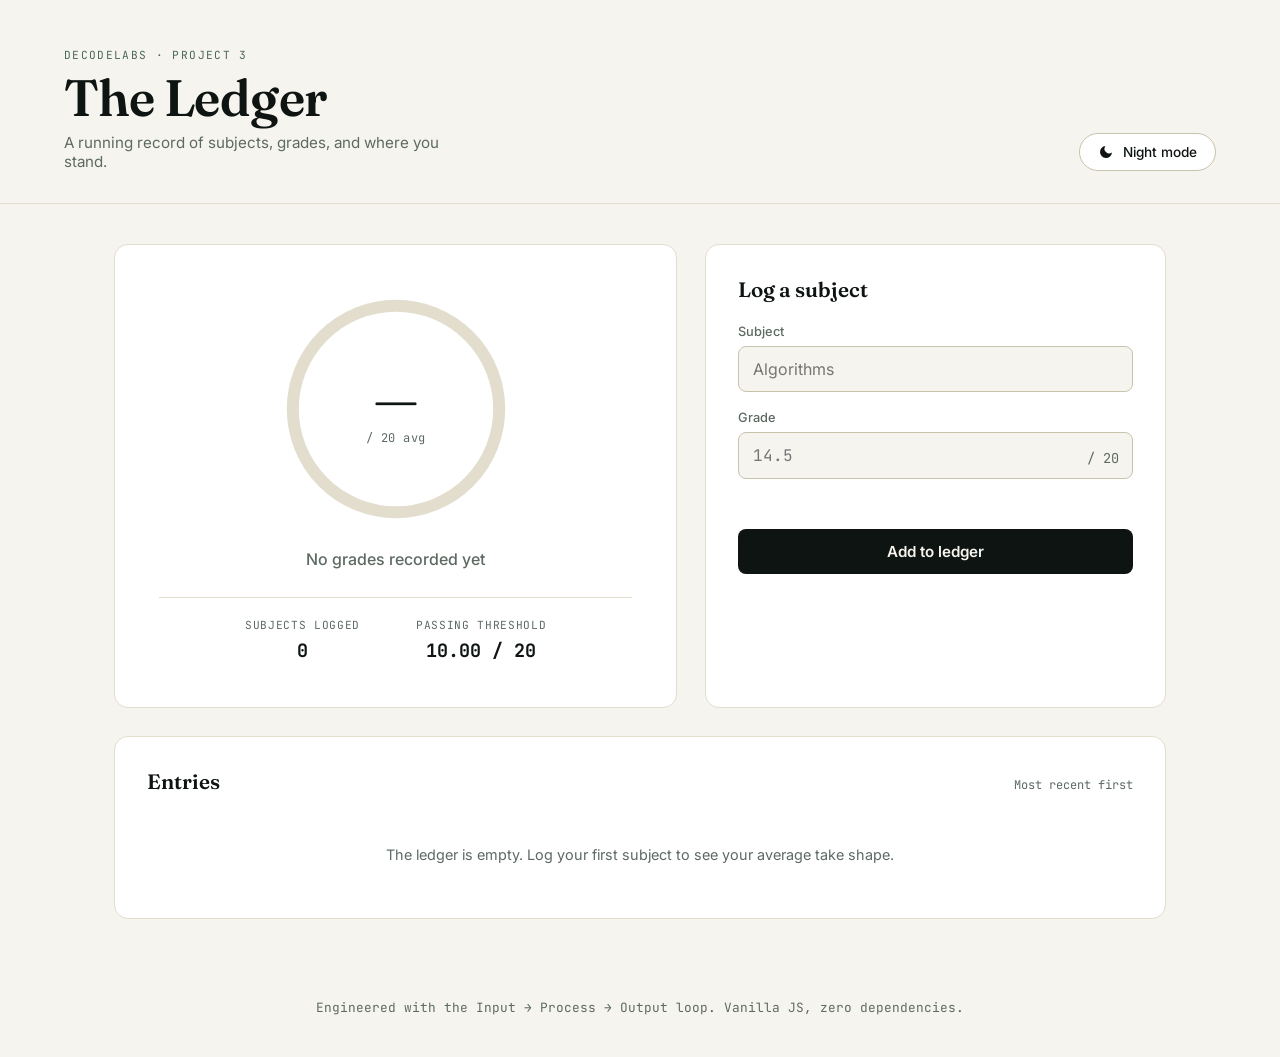
<file: index.html>
<!DOCTYPE html>
<html lang="en">
<head>
  <meta charset="UTF-8" />
  <meta name="viewport" content="width=device-width, initial-scale=1.0" />
  <title>Student Progress Dashboard — Track grades and averages in real time</title>
  <meta name="description" content="A real-time student progress dashboard. Add subjects and grades, watch your overall average update instantly, and see at a glance which subjects are passing or failing." />
  <meta name="theme-color" content="#F6F4EE" />
  <link rel="canonical" href="https://example.com/student-dashboard/" />

  <!-- Open Graph / social preview -->
  <meta property="og:title" content="Student Progress Dashboard" />
  <meta property="og:description" content="Track subject grades and your live average in one place." />
  <meta property="og:type" content="website" />

  <link rel="preconnect" href="https://fonts.googleapis.com" />
  <link rel="preconnect" href="https://fonts.gstatic.com" crossorigin />
  <link href="https://fonts.googleapis.com/css2?family=Fraunces:opsz,wght@9..144,400;9..144,600;9..144,700&family=Inter:wght@400;500;600&family=JetBrains+Mono:wght@500;700&display=swap" rel="stylesheet" />

  <link rel="stylesheet" href="style.css" />
</head>
<body>

  <a class="skip-link" href="#add-subject-heading">Skip to add subject form</a>

  <header class="dashboard-header">
    <div class="dashboard-header__brand">
      <span class="dashboard-header__eyebrow">DecodeLabs &middot; Project 3</span>
      <h1 class="dashboard-header__title">The Ledger</h1>
      <p class="dashboard-header__subtitle">A running record of subjects, grades, and where you stand.</p>
    </div>

    <!-- js- hook: behavior only. is- class added/removed by JS for visual state. -->
    <button type="button" class="theme-toggle js-theme-toggle" aria-pressed="false">
      <svg class="theme-toggle__icon theme-toggle__icon--moon" width="16" height="16" viewBox="0 0 24 24" fill="none" aria-hidden="true">
        <path d="M21 12.79A9 9 0 1 1 11.21 3 7 7 0 0 0 21 12.79z" fill="currentColor"/>
      </svg>
      <svg class="theme-toggle__icon theme-toggle__icon--sun" width="16" height="16" viewBox="0 0 24 24" fill="none" aria-hidden="true">
        <circle cx="12" cy="12" r="4" fill="currentColor"/>
        <path d="M12 2v2M12 20v2M4.93 4.93l1.41 1.41M17.66 17.66l1.41 1.41M2 12h2M20 12h2M4.93 19.07l1.41-1.41M17.66 6.34l1.41-1.41" stroke="currentColor" stroke-width="1.6" stroke-linecap="round"/>
      </svg>
      <span class="theme-toggle__label js-theme-label">Night mode</span>
    </button>
  </header>

  <main class="dashboard-layout">

    <!-- HERO / OUTPUT ZONE: the average is the signature element -->
    <section class="hero-panel" aria-labelledby="summary-heading">
      <h2 id="summary-heading" class="visually-hidden">Overall Average</h2>

      <div class="average-ring js-average-ring" data-fill="0">
        <svg class="average-ring__svg" viewBox="0 0 200 200" aria-hidden="true">
          <circle class="average-ring__track" cx="100" cy="100" r="86" />
          <circle class="average-ring__fill js-ring-fill" cx="100" cy="100" r="86" />
        </svg>
        <div class="average-ring__center">
          <p class="average-ring__value js-average-value">—</p>
          <p class="average-ring__unit">/ 20 avg</p>
        </div>
      </div>

      <p class="hero-panel__status js-status-label">No grades recorded yet</p>

      <dl class="hero-panel__meta">
        <div class="hero-panel__meta-item">
          <dt>Subjects logged</dt>
          <dd class="js-subject-count">0</dd>
        </div>
        <div class="hero-panel__meta-item">
          <dt>Passing threshold</dt>
          <dd>10.00 / 20</dd>
        </div>
      </dl>
    </section>

    <!-- INPUT ZONE -->
    <section class="entry-panel" aria-labelledby="add-subject-heading">
      <h2 id="add-subject-heading" class="entry-panel__title">Log a subject</h2>

      <form class="grade-form js-grade-form" novalidate>
        <div class="form-field">
          <label for="subject-name">Subject</label>
          <input
            type="text"
            id="subject-name"
            class="js-subject-input"
            placeholder="Algorithms"
            autocomplete="off"
            required
          />
        </div>

        <div class="form-field form-field--grade">
          <label for="subject-grade">Grade</label>
          <input
            type="number"
            id="subject-grade"
            class="js-grade-input"
            placeholder="14.5"
            min="0"
            max="20"
            step="0.25"
            required
          />
          <span class="form-field__suffix">/ 20</span>
        </div>

        <p class="form-error js-form-error" role="alert"></p>

        <button type="submit" class="btn btn-primary js-submit">
          Add to ledger
        </button>
      </form>
    </section>

    <!-- DYNAMIC NODE LIST -->
    <section class="list-panel" aria-labelledby="subject-list-heading">
      <div class="list-panel__header">
        <h2 id="subject-list-heading" class="list-panel__title">Entries</h2>
        <span class="list-panel__hint">Most recent first</span>
      </div>

      <ul class="subject-list js-subject-list">
        <!-- Subject <li> nodes are injected here by JavaScript. Never via innerHTML. -->
      </ul>

      <p class="empty-state js-empty-state">
        The ledger is empty. Log your first subject to see your average take shape.
      </p>
    </section>

  </main>

  <footer class="dashboard-footer">
    <p>Engineered with the Input &rarr; Process &rarr; Output loop. Vanilla JS, zero dependencies.</p>
  </footer>

  <script src="script.js"></script>
</body>
</html>
</file>
<file: style.css>
/* ============================================================================
   THE LEDGER — design tokens
   ============================================================================ */
:root {
  --color-bg: #f6f4ee;
  --color-surface: #ffffff;
  --color-ink: #0e1411;
  --color-ink-muted: #5c6a62;
  --color-border: #e2ddcd;
  --color-border-strong: #c9c2ac;

  --color-moss: #4a6657;
  --color-moss-soft: #e3e9e2;
  --color-clay: #b5562e;
  --color-clay-soft: #f4e3da;
  --color-brass: #c9a227;

  --font-display: 'Fraunces', Georgia, serif;
  --font-body: 'Inter', -apple-system, BlinkMacSystemFont, sans-serif;
  --font-mono: 'JetBrains Mono', 'SFMono-Regular', Consolas, monospace;

  --radius-sm: 8px;
  --radius-md: 14px;
  --radius-pill: 999px;

  --ease: cubic-bezier(0.22, 1, 0.36, 1);
  --t-fast: 160ms var(--ease);
  --t-base: 320ms var(--ease);
  --t-slow: 700ms var(--ease);
}

body.is-dark-mode {
  --color-bg: #11140f;
  --color-surface: #191d16;
  --color-ink: #f1efe6;
  --color-ink-muted: #8c9686;
  --color-border: #2a2f24;
  --color-border-strong: #3c4233;

  --color-moss: #8fbf9f;
  --color-moss-soft: #1f2c22;
  --color-clay: #e0916b;
  --color-clay-soft: #2c2018;
  --color-brass: #e0bf5c;
}

/* ============================================================================
   RESET / BASE
   ============================================================================ */
* { box-sizing: border-box; }

@media (prefers-reduced-motion: reduce) {
  *, *::before, *::after {
    animation-duration: 0.001ms !important;
    transition-duration: 0.001ms !important;
  }
}

body {
  margin: 0;
  background-color: var(--color-bg);
  color: var(--color-ink);
  font-family: var(--font-body);
  -webkit-font-smoothing: antialiased;
  transition: background-color var(--t-base), color var(--t-base);
}

h1, h2 { margin: 0; }
ul, dl { margin: 0; padding: 0; }

.visually-hidden {
  position: absolute;
  width: 1px; height: 1px;
  overflow: hidden;
  clip: rect(0 0 0 0);
}

.skip-link {
  position: absolute;
  left: -9999px;
  top: 0;
  background: var(--color-ink);
  color: var(--color-bg);
  padding: 10px 16px;
  z-index: 100;
  border-radius: var(--radius-sm);
}
.skip-link:focus {
  left: 16px;
  top: 16px;
}

:focus-visible {
  outline: 2px solid var(--color-brass);
  outline-offset: 2px;
}

/* ============================================================================
   LAYOUT
   ============================================================================ */
.dashboard-header {
  display: flex;
  align-items: flex-end;
  justify-content: space-between;
  gap: 24px;
  padding: 48px clamp(20px, 5vw, 64px) 32px;
  border-bottom: 1px solid var(--color-border);
}

.dashboard-header__eyebrow {
  display: block;
  font-family: var(--font-mono);
  font-size: 0.7rem;
  letter-spacing: 0.12em;
  text-transform: uppercase;
  color: var(--color-moss);
  margin-bottom: 10px;
}

.dashboard-header__title {
  font-family: var(--font-display);
  font-weight: 600;
  font-size: clamp(2.2rem, 4vw, 3.2rem);
  letter-spacing: -0.01em;
  line-height: 1;
}

.dashboard-header__subtitle {
  margin: 10px 0 0;
  color: var(--color-ink-muted);
  font-size: 0.95rem;
  max-width: 38ch;
}

.dashboard-layout {
  display: grid;
  grid-template-columns: 1.1fr 0.9fr;
  grid-template-areas:
    "hero entry"
    "list list";
  gap: 28px;
  padding: 40px clamp(20px, 5vw, 64px);
  max-width: 1180px;
  margin: 0 auto;
}

.hero-panel  { grid-area: hero; }
.entry-panel { grid-area: entry; }
.list-panel  { grid-area: list; }

@media (max-width: 860px) {
  .dashboard-layout {
    grid-template-columns: 1fr;
    grid-template-areas:
      "hero"
      "entry"
      "list";
  }
  .dashboard-header {
    flex-direction: column;
    align-items: flex-start;
    gap: 20px;
  }
}

.dashboard-footer {
  text-align: center;
  padding: 28px;
  color: var(--color-ink-muted);
  font-size: 0.8rem;
  font-family: var(--font-mono);
}

/* ============================================================================
   HERO PANEL — the signature element
   ============================================================================ */
.hero-panel {
  background-color: var(--color-surface);
  border: 1px solid var(--color-border);
  border-radius: var(--radius-md);
  padding: clamp(28px, 4vw, 44px);
  display: flex;
  flex-direction: column;
  align-items: center;
  text-align: center;
  transition: background-color var(--t-base), border-color var(--t-base);
}

.average-ring {
  position: relative;
  width: clamp(180px, 22vw, 240px);
  height: clamp(180px, 22vw, 240px);
  margin-bottom: 20px;
}

.average-ring__svg {
  width: 100%;
  height: 100%;
  transform: rotate(-90deg);
}

.average-ring__track,
.average-ring__fill {
  fill: none;
  stroke-width: 10;
  stroke-linecap: round;
}

.average-ring__track {
  stroke: var(--color-border);
}

.average-ring__fill {
  stroke: var(--color-moss);
  stroke-dasharray: 540.4; /* 2 * PI * r(86) */
  stroke-dashoffset: 540.4;
  transition: stroke-dashoffset var(--t-slow), stroke var(--t-base);
}

.average-ring.is-failing .average-ring__fill {
  stroke: var(--color-clay);
}

.average-ring__center {
  position: absolute;
  inset: 0;
  display: flex;
  flex-direction: column;
  align-items: center;
  justify-content: center;
}

.average-ring__value {
  font-family: var(--font-display);
  font-weight: 600;
  font-size: clamp(2.4rem, 5vw, 3.4rem);
  line-height: 1;
  margin: 0;
  font-variant-numeric: tabular-nums;
}

.average-ring__unit {
  margin: 4px 0 0;
  font-family: var(--font-mono);
  font-size: 0.75rem;
  color: var(--color-ink-muted);
  letter-spacing: 0.04em;
}

.hero-panel__status {
  font-size: 1rem;
  font-weight: 500;
  color: var(--color-ink-muted);
  margin: 0;
  transition: color var(--t-fast);
}

.average-ring.is-passing ~ .hero-panel__status,
.hero-panel:has(.average-ring.is-passing) .hero-panel__status {
  color: var(--color-moss);
}

.hero-panel:has(.average-ring.is-failing) .hero-panel__status {
  color: var(--color-clay);
}

.hero-panel__meta {
  display: flex;
  gap: clamp(28px, 6vw, 56px);
  margin-top: 28px;
  padding-top: 20px;
  border-top: 1px solid var(--color-border);
  width: 100%;
  justify-content: center;
}

.hero-panel__meta-item dt {
  font-family: var(--font-mono);
  font-size: 0.7rem;
  text-transform: uppercase;
  letter-spacing: 0.06em;
  color: var(--color-ink-muted);
}

.hero-panel__meta-item dd {
  margin: 6px 0 0;
  font-family: var(--font-mono);
  font-size: 1.15rem;
  font-weight: 700;
}

/* ============================================================================
   ENTRY PANEL — the form
   ============================================================================ */
.entry-panel {
  background-color: var(--color-surface);
  border: 1px solid var(--color-border);
  border-radius: var(--radius-md);
  padding: clamp(24px, 3vw, 32px);
  transition: background-color var(--t-base), border-color var(--t-base);
}

.entry-panel__title {
  font-family: var(--font-display);
  font-weight: 600;
  font-size: 1.3rem;
  margin-bottom: 22px;
}

.form-field {
  margin-bottom: 18px;
}

.form-field--grade {
  position: relative;
}

.form-field label {
  display: block;
  font-size: 0.8rem;
  font-weight: 500;
  color: var(--color-ink-muted);
  margin-bottom: 7px;
}

.form-field input {
  width: 100%;
  padding: 12px 14px;
  border: 1px solid var(--color-border-strong);
  border-radius: var(--radius-sm);
  background-color: var(--color-bg);
  color: var(--color-ink);
  font-size: 1rem;
  font-family: var(--font-body);
  transition: border-color var(--t-fast), box-shadow var(--t-fast);
}

.form-field--grade input {
  padding-right: 48px;
  font-family: var(--font-mono);
}

.form-field__suffix {
  position: absolute;
  right: 14px;
  bottom: 12px;
  font-family: var(--font-mono);
  font-size: 0.85rem;
  color: var(--color-ink-muted);
  pointer-events: none;
}

.form-field input:focus {
  border-color: var(--color-moss);
  box-shadow: 0 0 0 3px var(--color-moss-soft);
  outline: none;
}

.form-error {
  min-height: 1.3em;
  font-size: 0.85rem;
  font-weight: 500;
  color: var(--color-clay);
  margin: 0 0 14px;
}

.btn {
  display: inline-flex;
  align-items: center;
  justify-content: center;
  width: 100%;
  padding: 13px 20px;
  border-radius: var(--radius-sm);
  border: none;
  font-size: 0.95rem;
  font-weight: 600;
  font-family: var(--font-body);
  cursor: pointer;
  transition: transform var(--t-fast), opacity var(--t-fast);
}

.btn:hover { opacity: 0.9; }
.btn:active { transform: scale(0.985); }

.btn-primary {
  background-color: var(--color-ink);
  color: var(--color-bg);
}

/* ============================================================================
   LIST PANEL
   ============================================================================ */
.list-panel {
  background-color: var(--color-surface);
  border: 1px solid var(--color-border);
  border-radius: var(--radius-md);
  padding: clamp(24px, 3vw, 32px);
  transition: background-color var(--t-base), border-color var(--t-base);
}

.list-panel__header {
  display: flex;
  align-items: baseline;
  justify-content: space-between;
  margin-bottom: 20px;
}

.list-panel__title {
  font-family: var(--font-display);
  font-weight: 600;
  font-size: 1.3rem;
}

.list-panel__hint {
  font-family: var(--font-mono);
  font-size: 0.75rem;
  color: var(--color-ink-muted);
}

.subject-list {
  list-style: none;
  display: flex;
  flex-direction: column;
}

.subject-row {
  display: grid;
  grid-template-columns: 1fr auto auto;
  align-items: center;
  gap: 16px;
  padding: 16px 4px;
  border-bottom: 1px solid var(--color-border);
  animation: row-enter var(--t-base);
}

.subject-row:first-child {
  border-top: 1px solid var(--color-border);
}

.subject-row__name {
  font-weight: 500;
  font-size: 0.98rem;
}

.subject-row__grade {
  font-family: var(--font-mono);
  font-weight: 700;
  font-size: 0.95rem;
  padding: 5px 12px;
  border-radius: var(--radius-pill);
  white-space: nowrap;
}

.subject-row__grade.is-passing {
  background-color: var(--color-moss-soft);
  color: var(--color-moss);
}

.subject-row__grade.is-failing {
  background-color: var(--color-clay-soft);
  color: var(--color-clay);
}

.subject-row__remove {
  background: none;
  border: none;
  color: var(--color-ink-muted);
  cursor: pointer;
  width: 30px;
  height: 30px;
  border-radius: 50%;
  display: inline-flex;
  align-items: center;
  justify-content: center;
  font-size: 1rem;
  transition: color var(--t-fast), background-color var(--t-fast);
}

.subject-row__remove:hover {
  color: var(--color-clay);
  background-color: var(--color-clay-soft);
}

@keyframes row-enter {
  from { opacity: 0; transform: translateY(-6px); }
  to   { opacity: 1; transform: translateY(0); }
}

.empty-state {
  color: var(--color-ink-muted);
  font-size: 0.9rem;
  text-align: center;
  padding: 32px 12px 8px;
}

.empty-state.is-hidden { display: none; }
.subject-list.is-hidden { display: none; }

/* ============================================================================
   THEME TOGGLE
   ============================================================================ */
.theme-toggle {
  display: inline-flex;
  align-items: center;
  gap: 9px;
  padding: 10px 18px;
  border: 1px solid var(--color-border-strong);
  border-radius: var(--radius-pill);
  background-color: var(--color-surface);
  color: var(--color-ink);
  font-size: 0.85rem;
  font-weight: 500;
  font-family: var(--font-body);
  cursor: pointer;
  flex-shrink: 0;
  transition: background-color var(--t-fast), border-color var(--t-fast);
}

.theme-toggle:hover {
  border-color: var(--color-moss);
}

.theme-toggle__icon--sun { display: none; }
body.is-dark-mode .theme-toggle__icon--sun { display: inline-block; }
body.is-dark-mode .theme-toggle__icon--moon { display: none; }

/* ============================================================================
   INLINE EDITING (NEW)
   ============================================================================ */
.inline-edit-input {
  width: 100%;
  max-width: 80px;
  font-family: inherit;
  font-size: inherit;
  font-weight: inherit;
  color: var(--color-ink);
  background: var(--color-bg);
  border: 1px solid var(--color-moss);
  border-radius: 4px;
  padding: 2px 6px;
  outline: none;
}
.js-field-subject .inline-edit-input {
  max-width: 150px;
}
</file>
